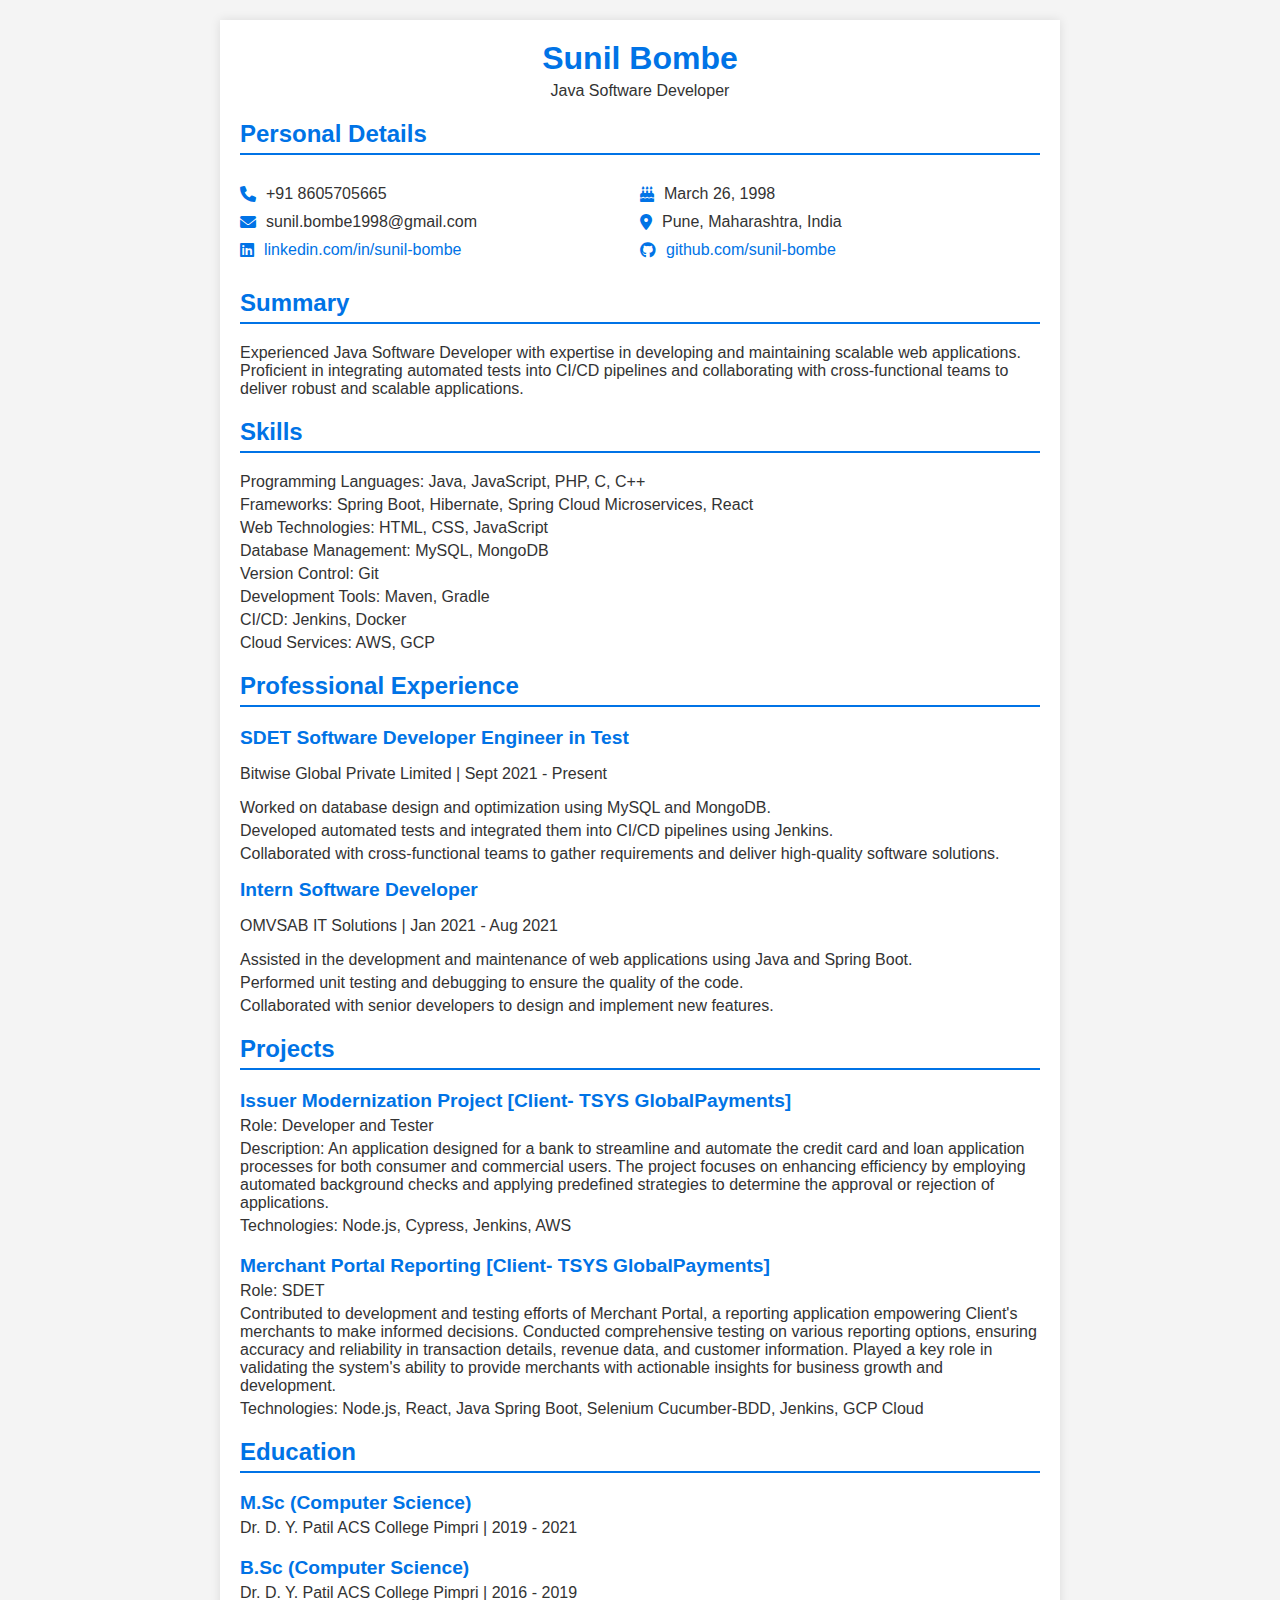
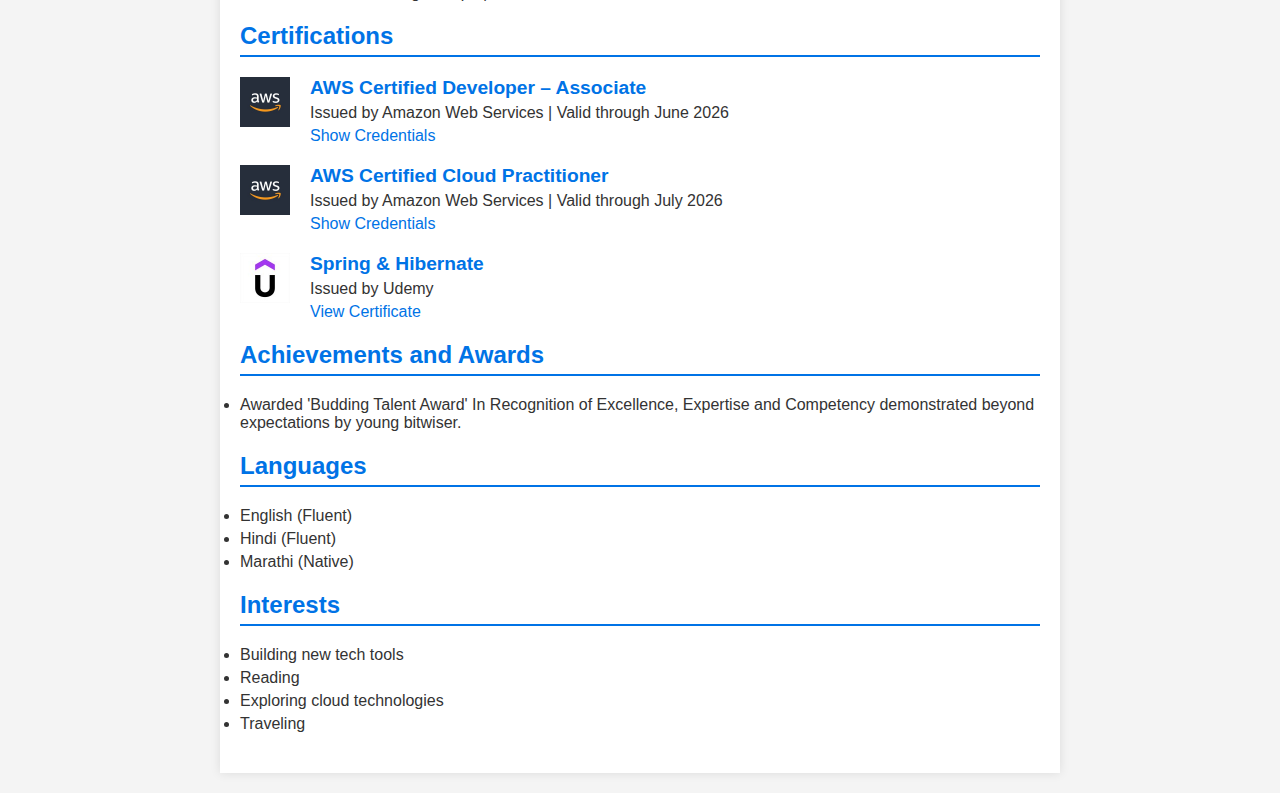
<file: index.html>
<!DOCTYPE html>
<html lang="en">
<head>
    <meta charset="UTF-8">
    <meta name="viewport" content="width=device-width, initial-scale=1.0">
    <title>Sunil Bombe - Java Software Developer Resume</title>
    <link rel="stylesheet" href="https://cdnjs.cloudflare.com/ajax/libs/font-awesome/6.0.0-beta3/css/all.min.css">
    <style>
        body {
            font-family: Arial, sans-serif;
            margin: 0;
            padding: 0;
            background-color: #f4f4f4;
            color: #333;
        }
        .resume {
            max-width: 800px;
            margin: 20px auto;
            padding: 20px;
            background-color: #fff;
            box-shadow: 0 0 10px rgba(0, 0, 0, 0.1);
        }
        header {
            text-align: center;
            margin-bottom: 20px;
        }
        header h1 {
            margin: 0;
            font-size: 2em;
            color: #0073e6;
        }
        header p {
            margin: 5px 0;
        }
        section {
            margin-bottom: 20px;
        }
        h2 {
            border-bottom: 2px solid #0073e6;
            padding-bottom: 5px;
            color: #0073e6;
        }
        ul {
            list-style-type: none;
            padding: 0;
        }
        ul li {
            margin: 5px 0;
        }
        .job {
            margin-bottom: 10px;
        }
        .job h3 {
            margin: 5px 0;
            font-size: 1.2em;
            color: #0073e6;
        }
        .certifications .certification {
            display: flex;
            align-items: flex-start;
            margin-bottom: 20px;
        }
        .certifications .certification img {
            width: 50px;
            height: 50px;
            margin-right: 20px;
        }
        .certifications .cert-info h3 {
            margin: 0;
            font-size: 1.2em;
            color: #0073e6;
        }
        .certifications .cert-info p {
            margin: 5px 0;
        }
        .certifications .cert-info a {
            color: #0073e6;
            text-decoration: none;
        }
        .education .education-item {
            margin-bottom: 20px;
        }
        .education .education-item h3 {
            margin: 0;
            font-size: 1.2em;
            color: #0073e6;
        }
        .education .education-item p {
            margin: 5px 0;
        }
        .achievements ul {
            list-style-type: disc;
            margin: 0;
            padding: 0;
        }
        .achievements ul li {
            margin: 5px 0;
        }
        .projects .project-item {
            margin-bottom: 20px;
        }
        .projects .project-item h3 {
            margin: 0;
            font-size: 1.2em;
            color: #0073e6;
        }
        .projects .project-item p {
            margin: 5px 0;
        }
        .languages ul, .interests ul {
            list-style-type: disc;
            margin: 0;
            padding: 0;
        }
        .languages ul li, .interests ul li {
            margin: 5px 0;
        }
        .details-container {
            display: flex;
            justify-content: space-between;
        }
        .personal-details ul {
            list-style-type: none;
            padding: 0;
            margin: 0;
            flex: 1;
        }
        .personal-details ul li {
            margin: 10px 0;
            display: flex;
            align-items: center;
        }
        .personal-details ul li i {
            margin-right: 10px;
            color: #0073e6;
        }
        .personal-details ul li a {
            color: #0073e6;
            text-decoration: none;
        }
        .personal-details ul li a:hover {
            text-decoration: underline;
        }
    </style>
</head>
<body>
    <div class="resume">
        <header>
            <h1>Sunil Bombe</h1>
            <p>Java Software Developer</p>
        </header>
        <section class="personal-details">
            <h2>Personal Details</h2>
            <div class="details-container">
                <ul>
                    <li><i class="fas fa-phone"></i> +91 8605705665</li>
                    <li><i class="fas fa-envelope"></i> sunil.bombe1998@gmail.com</li>
                    <li><i class="fab fa-linkedin"></i> <a href="https://www.linkedin.com/in/sunil-bombe-5276b026a/" target="_blank">linkedin.com/in/sunil-bombe</a></li>
                </ul>
                <ul>
                    <li><i class="fas fa-birthday-cake"></i> March 26, 1998</li>
                    <li><i class="fas fa-map-marker-alt"></i> Pune, Maharashtra, India</li>
                    <li><i class="fab fa-github"></i> <a href="https://github.com/sunil-bombe" target="_blank">github.com/sunil-bombe</a></li>
                </ul>
            </div>
        </section>
        <section>
            <h2>Summary</h2>
            <p>Experienced Java Software Developer with expertise in developing and maintaining scalable web applications. Proficient in integrating automated tests into CI/CD pipelines and collaborating with cross-functional teams to deliver robust and scalable applications.</p>
        </section>
        <section>
            <h2>Skills</h2>
            <ul>
                <li>Programming Languages: Java, JavaScript, PHP, C, C++</li>
                <li>Frameworks: Spring Boot, Hibernate, Spring Cloud Microservices, React</li>
                <li>Web Technologies: HTML, CSS, JavaScript</li>
                <li>Database Management: MySQL, MongoDB</li>
                <li>Version Control: Git</li>
                <li>Development Tools: Maven, Gradle</li>
                <li>CI/CD: Jenkins, Docker</li>
                <li>Cloud Services: AWS, GCP</li>
            </ul>
        </section>
        <section>
            <h2>Professional Experience</h2>
            <div class="job">
                <h3>SDET Software Developer Engineer in Test</h3>
                <p>Bitwise Global Private Limited | Sept 2021 - Present</p>
                <ul>
                    <li>Worked on database design and optimization using MySQL and MongoDB.</li>
                    <li>Developed automated tests and integrated them into CI/CD pipelines using Jenkins.</li>
                    <li>Collaborated with cross-functional teams to gather requirements and deliver high-quality software solutions.</li>
                </ul>
            </div>
            <div class="job">
                <h3>Intern Software Developer</h3>
                <p>OMVSAB IT Solutions | Jan 2021 - Aug 2021</p>
                <ul>
                    <li>Assisted in the development and maintenance of web applications using Java and Spring Boot.</li>
                    <li>Performed unit testing and debugging to ensure the quality of the code.</li>
                    <li>Collaborated with senior developers to design and implement new features.</li>
                </ul>
            </div>
        </section>
        <section class="projects">
            <h2>Projects</h2>
            <div class="project-item">
                <h3>Issuer Modernization Project [Client- TSYS GlobalPayments]</h3>
                <p>Role: Developer and Tester</p>
                <p>Description: An application designed for a bank to streamline and automate the credit card and loan application processes for both consumer and commercial users. The project focuses on enhancing efficiency by employing automated background checks and applying predefined strategies to determine the approval or rejection of applications.</p>
                <p>Technologies: Node.js, Cypress, Jenkins, AWS</p>
            </div>
            <div class="project-item">
                <h3>Merchant Portal Reporting [Client- TSYS GlobalPayments]</h3>
                <p>Role: SDET</p>
                <p>Contributed to development and testing efforts of Merchant Portal, a reporting application empowering Client's merchants to make informed decisions. Conducted comprehensive testing on various reporting options, ensuring accuracy and reliability in transaction details, revenue data, and customer information. Played a key role in validating the system's ability to provide merchants with actionable insights for business growth and development.</p>
                <p>Technologies: Node.js, React, Java Spring Boot, Selenium Cucumber-BDD, Jenkins, GCP Cloud</p>
            </div>
        </section>
        <section class="education">
            <h2>Education</h2>
            <div class="education-item">
                <h3>M.Sc (Computer Science)</h3>
                <p>Dr. D. Y. Patil ACS College Pimpri | 2019 - 2021</p>
            </div>
            <div class="education-item">
                <h3>B.Sc (Computer Science)</h3>
                <p>Dr. D. Y. Patil ACS College Pimpri | 2016 - 2019</p>
            </div>
        </section>
        <section class="certifications">
            <h2>Certifications</h2>
            <div class="certification">
                <img src="aws.png" alt="AWS Certified Developer – Associate Badge">
                <div class="cert-info">
                    <h3>AWS Certified Developer – Associate</h3>
                    <p>Issued by Amazon Web Services | Valid through June 2026</p>
                    <a href="https://www.credly.com/badges/ca879d48-ab75-4371-9d7d-26f1437d2593/linked_in_profile">Show Credentials</a>
                </div>
            </div>
            <div class="certification">
                <img src="aws.png" alt="AWS Certified Cloud Practitioner Badge">
                <div class="cert-info">
                    <h3>AWS Certified Cloud Practitioner</h3>
                    <p>Issued by Amazon Web Services | Valid through July 2026</p>
                    <a href="https://www.credly.com/badges/95da6754-4591-4f53-8367-f9f9db81b74a/linked_in_profile">Show Credentials</a>
                </div>
            </div>
            <div class="certification">
                <img src="udemy.png" alt="Udemy Spring & Hibernate Badge">
                <div class="cert-info">
                    <h3>Spring & Hibernate</h3>
                    <p>Issued by Udemy</p>
                    <a href="https://www.udemy.com/certificate/UC-52eea367-ab4c-48ca-b72d-145442bd4e18/">View Certificate</a>
                </div>
            </div>
        </section>
        <section class="achievements">
            <h2>Achievements and Awards</h2>
            <ul>
                <li>Awarded 'Budding Talent Award' In Recognition of Excellence, Expertise and Competency demonstrated beyond expectations by young bitwiser.</li>
            </ul>
        </section>
        <section class="languages">
            <h2>Languages</h2>
            <ul>
                <li>English (Fluent)</li>
                <li>Hindi (Fluent)</li>
                <li>Marathi (Native)</li>
            </ul>
        </section>
        <section class="interests">
            <h2>Interests</h2>
            <ul>
                <li>Building new tech tools</li>
                <li>Reading</li>
                <li>Exploring cloud technologies</li>
                <li>Traveling</li>
            </ul>
        </section>
    </div>
</body>
</html>
</file>
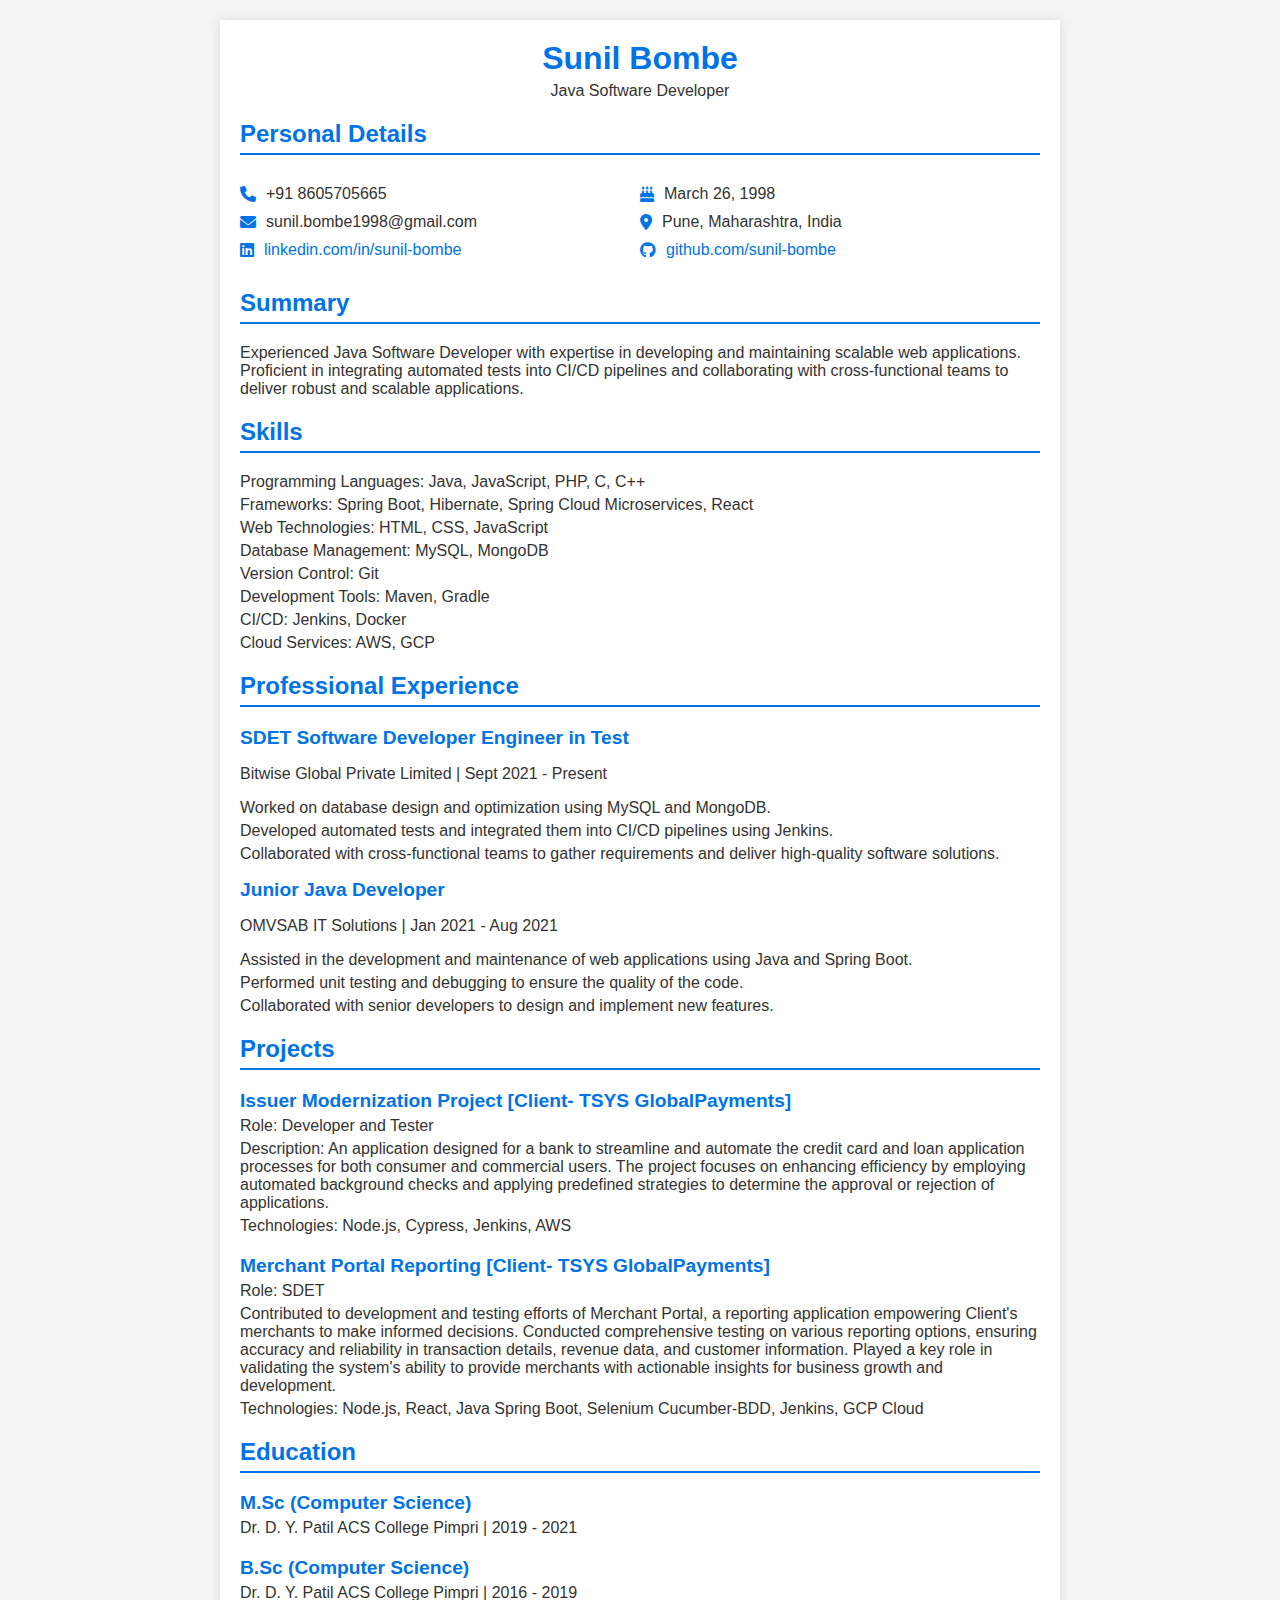
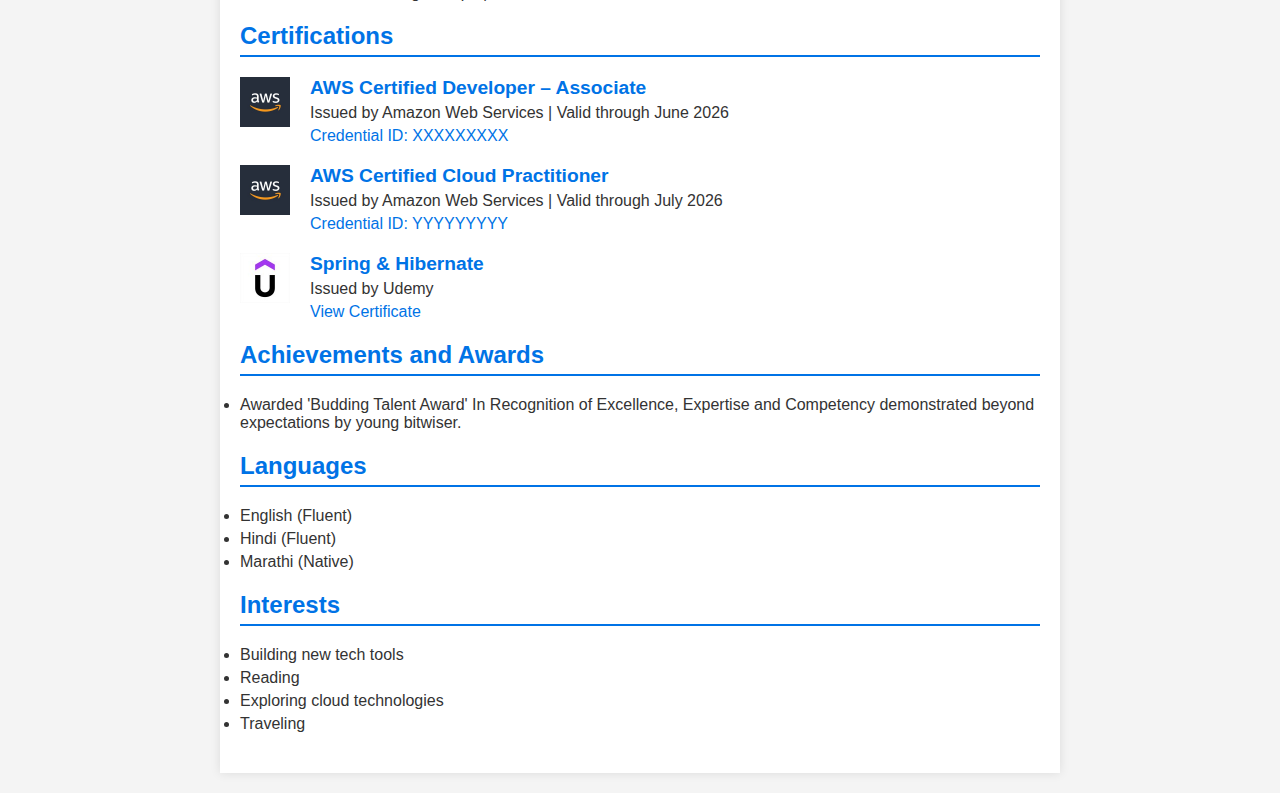
<file: resume-dev-1.html>
<!DOCTYPE html>
<html lang="en">
<head>
    <meta charset="UTF-8">
    <meta name="viewport" content="width=device-width, initial-scale=1.0">
    <title>Sunil Bombe - Java Software Developer Resume</title>
    <link rel="stylesheet" href="https://cdnjs.cloudflare.com/ajax/libs/font-awesome/6.0.0-beta3/css/all.min.css">
    <style>
        body {
            font-family: Arial, sans-serif;
            margin: 0;
            padding: 0;
            background-color: #f4f4f4;
            color: #333;
        }
        .resume {
            max-width: 800px;
            margin: 20px auto;
            padding: 20px;
            background-color: #fff;
            box-shadow: 0 0 10px rgba(0, 0, 0, 0.1);
        }
        header {
            text-align: center;
            margin-bottom: 20px;
        }
        header h1 {
            margin: 0;
            font-size: 2em;
            color: #0073e6;
        }
        header p {
            margin: 5px 0;
        }
        section {
            margin-bottom: 20px;
        }
        h2 {
            border-bottom: 2px solid #0073e6;
            padding-bottom: 5px;
            color: #0073e6;
        }
        ul {
            list-style-type: none;
            padding: 0;
        }
        ul li {
            margin: 5px 0;
        }
        .job {
            margin-bottom: 10px;
        }
        .job h3 {
            margin: 5px 0;
            font-size: 1.2em;
            color: #0073e6;
        }
        .certifications .certification {
            display: flex;
            align-items: flex-start;
            margin-bottom: 20px;
        }
        .certifications .certification img {
            width: 50px;
            height: 50px;
            margin-right: 20px;
        }
        .certifications .cert-info h3 {
            margin: 0;
            font-size: 1.2em;
            color: #0073e6;
        }
        .certifications .cert-info p {
            margin: 5px 0;
        }
        .certifications .cert-info a {
            color: #0073e6;
            text-decoration: none;
        }
        .education .education-item {
            margin-bottom: 20px;
        }
        .education .education-item h3 {
            margin: 0;
            font-size: 1.2em;
            color: #0073e6;
        }
        .education .education-item p {
            margin: 5px 0;
        }
        .achievements ul {
            list-style-type: disc;
            margin: 0;
            padding: 0;
        }
        .achievements ul li {
            margin: 5px 0;
        }
        .projects .project-item {
            margin-bottom: 20px;
        }
        .projects .project-item h3 {
            margin: 0;
            font-size: 1.2em;
            color: #0073e6;
        }
        .projects .project-item p {
            margin: 5px 0;
        }
        .languages ul, .interests ul {
            list-style-type: disc;
            margin: 0;
            padding: 0;
        }
        .languages ul li, .interests ul li {
            margin: 5px 0;
        }
        .details-container {
            display: flex;
            justify-content: space-between;
        }
        .personal-details ul {
            list-style-type: none;
            padding: 0;
            margin: 0;
            flex: 1;
        }
        .personal-details ul li {
            margin: 10px 0;
            display: flex;
            align-items: center;
        }
        .personal-details ul li i {
            margin-right: 10px;
            color: #0073e6;
        }
        .personal-details ul li a {
            color: #0073e6;
            text-decoration: none;
        }
        .personal-details ul li a:hover {
            text-decoration: underline;
        }
    </style>
</head>
<body>
    <div class="resume">
        <header>
            <h1>Sunil Bombe</h1>
            <p>Java Software Developer</p>
        </header>
        <section class="personal-details">
            <h2>Personal Details</h2>
            <div class="details-container">
                <ul>
                    <li><i class="fas fa-phone"></i> +91 8605705665</li>
                    <li><i class="fas fa-envelope"></i> sunil.bombe1998@gmail.com</li>
                    <li><i class="fab fa-linkedin"></i> <a href="https://www.linkedin.com/in/sunil-bombe-5276b026a/" target="_blank">linkedin.com/in/sunil-bombe</a></li>
                </ul>
                <ul>
                    <li><i class="fas fa-birthday-cake"></i> March 26, 1998</li>
                    <li><i class="fas fa-map-marker-alt"></i> Pune, Maharashtra, India</li>
                    <li><i class="fab fa-github"></i> <a href="https://github.com/sunil-bombe" target="_blank">github.com/sunil-bombe</a></li>
                </ul>
            </div>
        </section>
        <section>
            <h2>Summary</h2>
            <p>Experienced Java Software Developer with expertise in developing and maintaining scalable web applications. Proficient in integrating automated tests into CI/CD pipelines and collaborating with cross-functional teams to deliver robust and scalable applications.</p>
        </section>
        <section>
            <h2>Skills</h2>
            <ul>
                <li>Programming Languages: Java, JavaScript, PHP, C, C++</li>
                <li>Frameworks: Spring Boot, Hibernate, Spring Cloud Microservices, React</li>
                <li>Web Technologies: HTML, CSS, JavaScript</li>
                <li>Database Management: MySQL, MongoDB</li>
                <li>Version Control: Git</li>
                <li>Development Tools: Maven, Gradle</li>
                <li>CI/CD: Jenkins, Docker</li>
                <li>Cloud Services: AWS, GCP</li>
            </ul>
        </section>
        <section>
            <h2>Professional Experience</h2>
            <div class="job">
                <h3>SDET Software Developer Engineer in Test</h3>
                <p>Bitwise Global Private Limited | Sept 2021 - Present</p>
                <ul>
                    <li>Worked on database design and optimization using MySQL and MongoDB.</li>
                    <li>Developed automated tests and integrated them into CI/CD pipelines using Jenkins.</li>
                    <li>Collaborated with cross-functional teams to gather requirements and deliver high-quality software solutions.</li>
                </ul>
            </div>
            <div class="job">
                <h3>Junior Java Developer</h3>
                <p>OMVSAB IT Solutions | Jan 2021 - Aug 2021</p>
                <ul>
                    <li>Assisted in the development and maintenance of web applications using Java and Spring Boot.</li>
                    <li>Performed unit testing and debugging to ensure the quality of the code.</li>
                    <li>Collaborated with senior developers to design and implement new features.</li>
                </ul>
            </div>
        </section>
        <section class="projects">
            <h2>Projects</h2>
            <div class="project-item">
                <h3>Issuer Modernization Project [Client- TSYS GlobalPayments]</h3>
                <p>Role: Developer and Tester</p>
                <p>Description: An application designed for a bank to streamline and automate the credit card and loan application processes for both consumer and commercial users. The project focuses on enhancing efficiency by employing automated background checks and applying predefined strategies to determine the approval or rejection of applications.</p>
                <p>Technologies: Node.js, Cypress, Jenkins, AWS</p>
            </div>
            <div class="project-item">
                <h3>Merchant Portal Reporting [Client- TSYS GlobalPayments]</h3>
                <p>Role: SDET</p>
                <p>Contributed to development and testing efforts of Merchant Portal, a reporting application empowering Client's merchants to make informed decisions. Conducted comprehensive testing on various reporting options, ensuring accuracy and reliability in transaction details, revenue data, and customer information. Played a key role in validating the system's ability to provide merchants with actionable insights for business growth and development.</p>
                <p>Technologies: Node.js, React, Java Spring Boot, Selenium Cucumber-BDD, Jenkins, GCP Cloud</p>
            </div>
        </section>
        <section class="education">
            <h2>Education</h2>
            <div class="education-item">
                <h3>M.Sc (Computer Science)</h3>
                <p>Dr. D. Y. Patil ACS College Pimpri | 2019 - 2021</p>
            </div>
            <div class="education-item">
                <h3>B.Sc (Computer Science)</h3>
                <p>Dr. D. Y. Patil ACS College Pimpri | 2016 - 2019</p>
            </div>
        </section>
        <section class="certifications">
            <h2>Certifications</h2>
            <div class="certification">
                <img src="aws.png" alt="AWS Certified Developer – Associate Badge">
                <div class="cert-info">
                    <h3>AWS Certified Developer – Associate</h3>
                    <p>Issued by Amazon Web Services | Valid through June 2026</p>
                    <a href="https://aws.amazon.com/certification/certified-developer-associate/">Credential ID: XXXXXXXXX</a>
                </div>
            </div>
            <div class="certification">
                <img src="aws.png" alt="AWS Certified Cloud Practitioner Badge">
                <div class="cert-info">
                    <h3>AWS Certified Cloud Practitioner</h3>
                    <p>Issued by Amazon Web Services | Valid through July 2026</p>
                    <a href="https://aws.amazon.com/certification/certified-cloud-practitioner/">Credential ID: YYYYYYYYY</a>
                </div>
            </div>
            <div class="certification">
                <img src="udemy.png" alt="Udemy Spring & Hibernate Badge">
                <div class="cert-info">
                    <h3>Spring & Hibernate</h3>
                    <p>Issued by Udemy</p>
                    <a href="https://www.udemy.com/course/spring-hibernate-tutorial">View Certificate</a>
                </div>
            </div>
        </section>
        <section class="achievements">
            <h2>Achievements and Awards</h2>
            <ul>
                <li>Awarded 'Budding Talent Award' In Recognition of Excellence, Expertise and Competency demonstrated beyond expectations by young bitwiser.</li>
            </ul>
        </section>
        <section class="languages">
            <h2>Languages</h2>
            <ul>
                <li>English (Fluent)</li>
                <li>Hindi (Fluent)</li>
                <li>Marathi (Native)</li>
            </ul>
        </section>
        <section class="interests">
            <h2>Interests</h2>
            <ul>
                <li>Building new tech tools</li>
                <li>Reading</li>
                <li>Exploring cloud technologies</li>
                <li>Traveling</li>
            </ul>
        </section>
    </div>
</body>
</html>
</file>
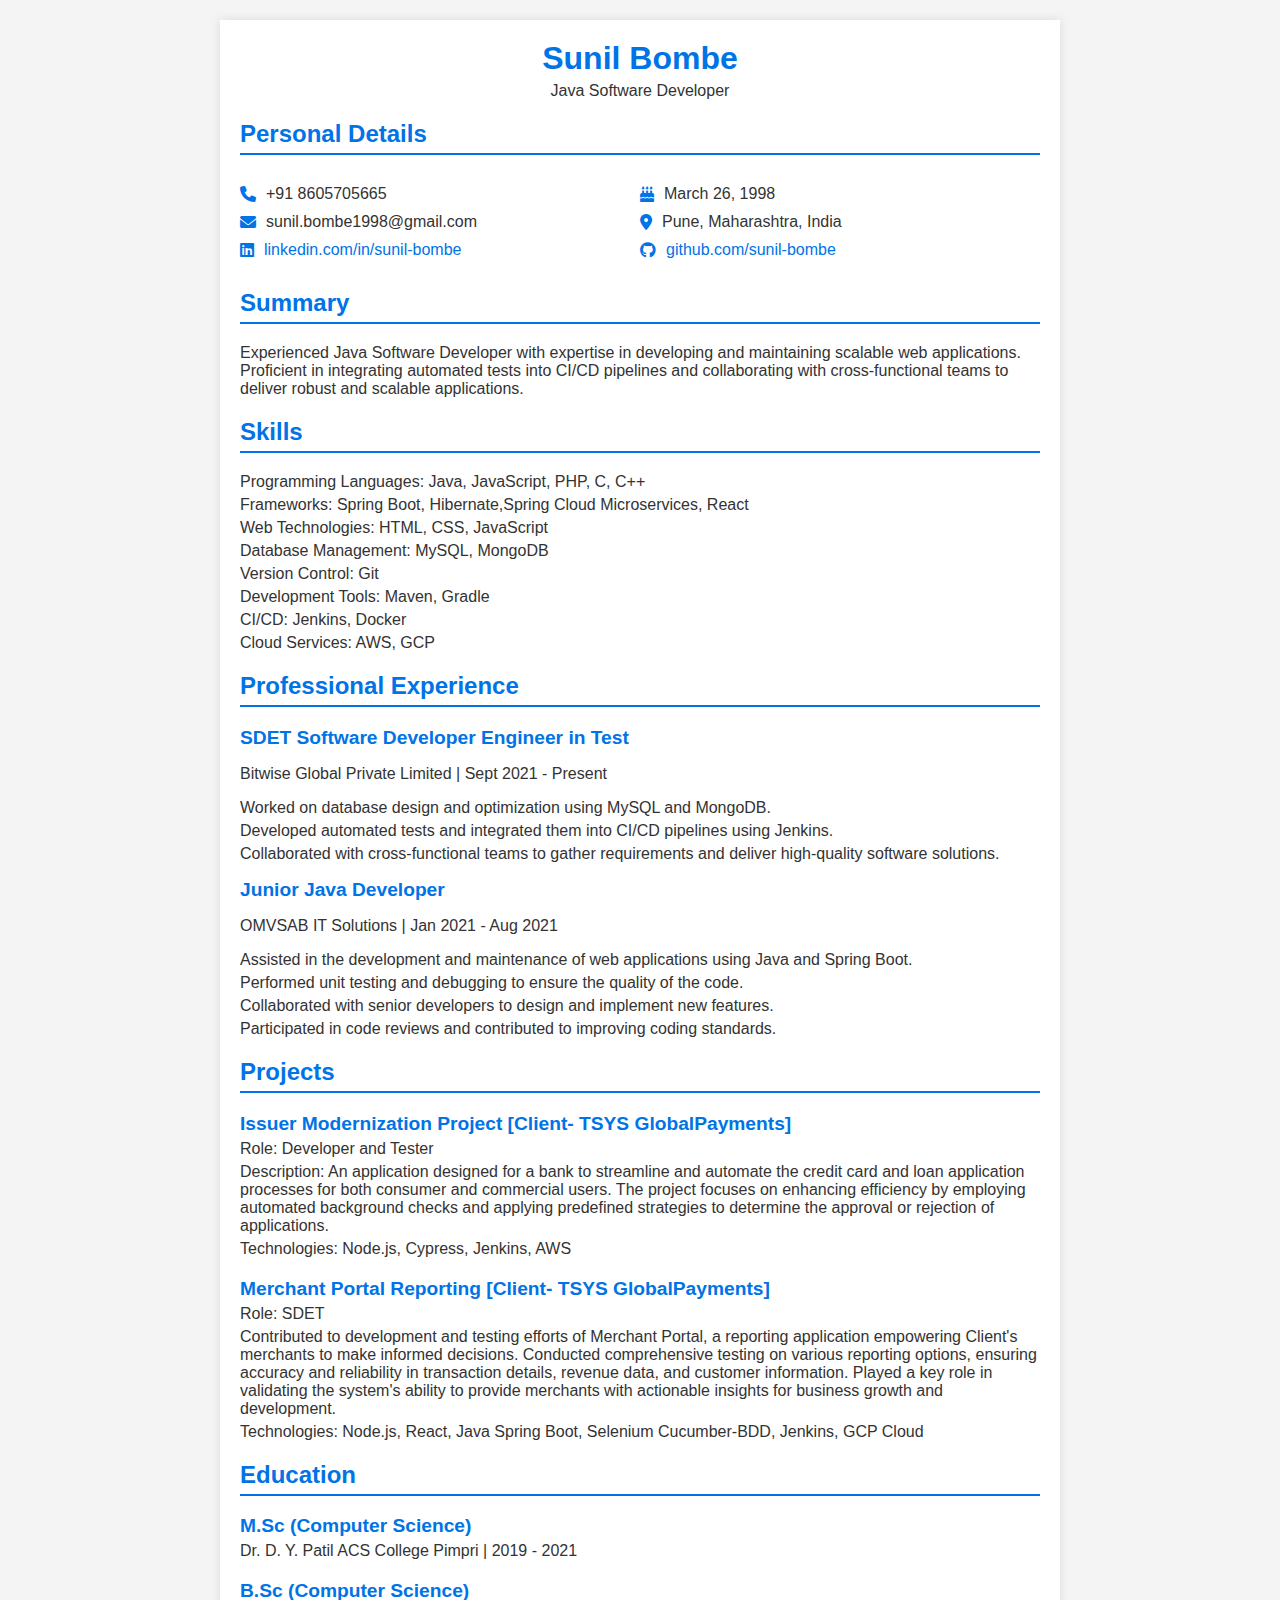
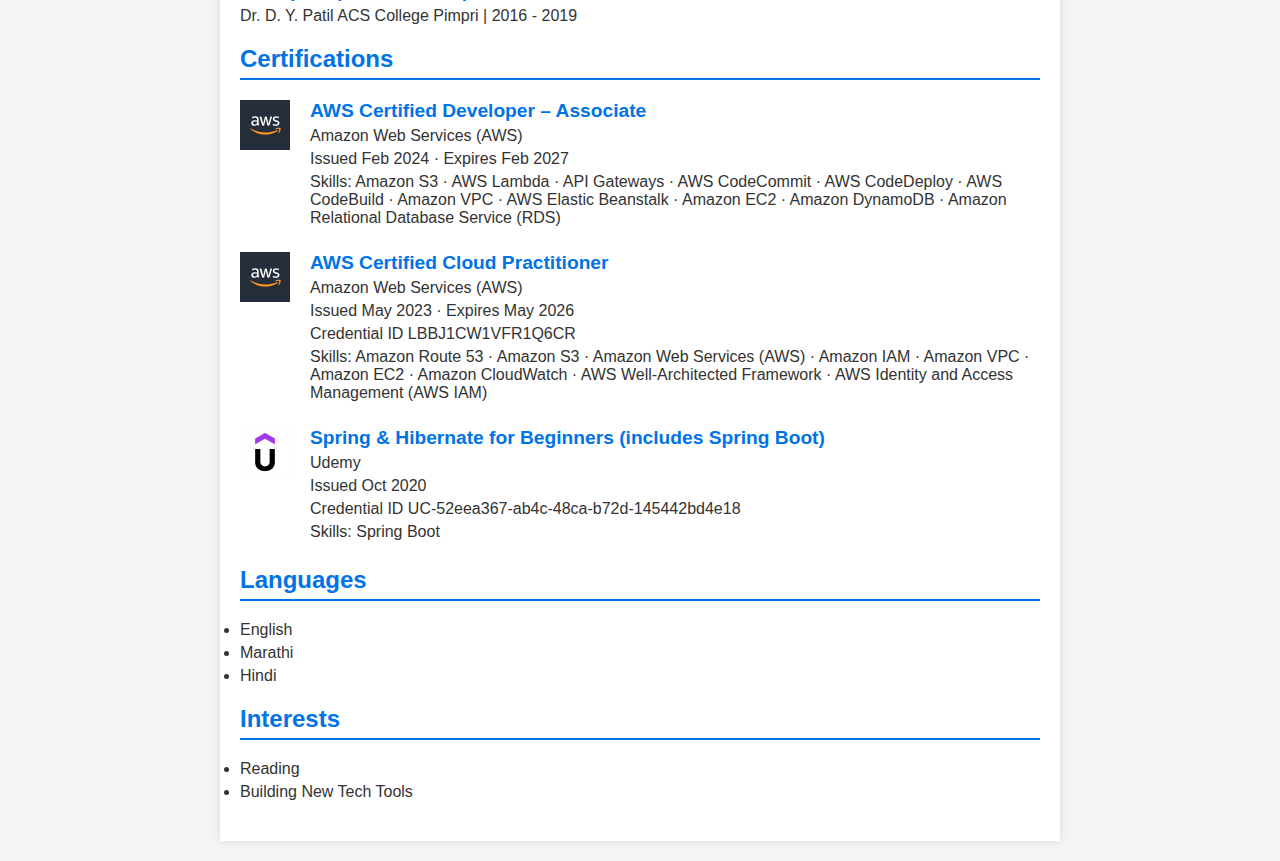
<file: resume-dev.html>
<!DOCTYPE html>
<html lang="en">
<head>
    <meta charset="UTF-8">
    <meta name="viewport" content="width=device-width, initial-scale=1.0">
    <title>Sunil Bombe - Java Software Developer Resume</title>
    <link rel="stylesheet" href="https://cdnjs.cloudflare.com/ajax/libs/font-awesome/6.0.0-beta3/css/all.min.css">
    <style>
        body {
    font-family: Arial, sans-serif;
    margin: 0;
    padding: 0;
    background-color: #f4f4f4;
    color: #333;
}


.resume {
    max-width: 800px;
    margin: 20px auto;
    padding: 20px;
    background-color: #fff;
    box-shadow: 0 0 10px rgba(0, 0, 0, 0.1);
}

header {
    text-align: center;
    margin-bottom: 20px;
}

header h1 {
    margin: 0;
    font-size: 2em;
    color: #0073e6;
}

header p {
    margin: 5px 0;
}

section {
    margin-bottom: 20px;
}

h2 {
    border-bottom: 2px solid #0073e6;
    padding-bottom: 5px;
    color: #0073e6;
}

ul {
    list-style-type: none;
    padding: 0;
}

ul li {
    margin: 5px 0;
}

.job {
    margin-bottom: 10px;
}

.job h3 {
    margin: 5px 0;
    font-size: 1.2em;
    color: #0073e6;
}

/*Certification

*/
.certifications .certification {
    display: flex;
    align-items: flex-start;
    margin-bottom: 20px;
}

.certifications .certification img {
    width: 50px;
    height: 50px;
    margin-right: 20px;
}

.certifications .cert-info h3 {
    margin: 0;
    font-size: 1.2em;
    color: #0073e6;
}

.certifications .cert-info p {
    margin: 5px 0;
}

.certifications .cert-info a {
    color: #0073e6;
    text-decoration: none;
}

.education .education-item {
    margin-bottom: 20px;
}

.education .education-item h3 {
    margin: 0;
    font-size: 1.2em;
    color: #0073e6;
}

.education .education-item p {
    margin: 5px 0;
}

.achievements ul {
    list-style-type: disc;
    margin: 0;
    padding: 0;
}

.achievements ul li {
    margin: 5px 0;
}

.projects .project-item {
    margin-bottom: 20px;
}

.projects .project-item h3 {
    margin: 0;
    font-size: 1.2em;
    color: #0073e6;
}

.projects .project-item p {
    margin: 5px 0;
}

.languages ul, .interests ul {
    list-style-type: disc;
    margin: 0;
    padding: 0;
}

.languages ul li, .interests ul li {
    margin: 5px 0;
}


.details-container {
    display: flex;
    justify-content: space-between;
}

.personal-details ul {
    list-style-type: none;
    padding: 0;
    margin: 0;
    flex: 1;
}

.personal-details ul li {
    margin: 10px 0;
    display: flex;
    align-items: center;
}

.personal-details ul li i {
    margin-right: 10px;
    color: #0073e6;
}

.personal-details ul li a {
    color: #0073e6;
    text-decoration: none;
}

.personal-details ul li a:hover {
    text-decoration: underline;
}
        body {
            font-family: Arial, sans-serif;
            margin: 0;
            padding: 0;
            background-color: #f4f4f4;
            color: #333;
        }
        .resume {
            max-width: 800px;
            margin: 20px auto;
            padding: 20px;
            background-color: #fff;
            box-shadow: 0 0 10px rgba(0, 0, 0, 0.1);
        }
        header {
            text-align: center;
            margin-bottom: 20px;
        }
        header h1 {
            margin: 0;
            font-size: 2em;
            color: #0073e6;
        }
        header p {
            margin: 5px 0;
        }
        section {
            margin-bottom: 20px;
        }
        h2 {
            border-bottom: 2px solid #0073e6;
            padding-bottom: 5px;
            color: #0073e6;
        }
        ul {
            list-style-type: none;
            padding: 0;
        }
        ul li {
            margin: 5px 0;
        }
        .job {
            margin-bottom: 10px;
        }
        .job h3 {
            margin: 5px 0;
            font-size: 1.2em;
            color: #0073e6;
        }
        .details-container {
            display: flex;
            justify-content: space-between;
        }
        .personal-details ul {
            list-style-type: none;
            padding: 0;
            margin: 0;
            flex: 1;
        }
        .personal-details ul li {
            margin: 10px 0;
            display: flex;
            align-items: center;
        }
        .personal-details ul li i {
            margin-right: 10px;
            color: #0073e6;
        }
        .personal-details ul li a {
            color: #0073e6;
            text-decoration: none;
        }
        .personal-details ul li a:hover {
            text-decoration: underline;
        }
    </style>
</head>
<body>
    <div class="resume">
        <header>
            <h1>Sunil Bombe</h1>
            <p>Java Software Developer</p>
        </header>
        <section class="personal-details">
            <h2>Personal Details</h2>
            <div class="details-container">
                <ul>
                    <li><i class="fas fa-phone"></i> +91 8605705665</li>
                    <li><i class="fas fa-envelope"></i> sunil.bombe1998@gmail.com</li>
                    <li><i class="fab fa-linkedin"></i> <a href="https://www.linkedin.com/in/sunil-bombe-5276b026a/" target="_blank">linkedin.com/in/sunil-bombe</a></li>
                </ul>
                <ul>
                    <li><i class="fas fa-birthday-cake"></i> March 26, 1998</li>
                    <li><i class="fas fa-map-marker-alt"></i> Pune, Maharashtra, India</li>
                    <li><i class="fab fa-github"></i> <a href="https://github.com/sunil-bombe" target="_blank">github.com/sunil-bombe</a></li>
                </ul>
            </div>
        </section>
        <section>
            <h2>Summary</h2>
            <p>Experienced Java Software Developer with expertise in developing and maintaining scalable web applications. Proficient in integrating automated tests into CI/CD pipelines and collaborating with cross-functional teams to deliver robust and scalable applications.</p>
        </section>
        <section>
            <h2>Skills</h2>
            <ul>
                <li>Programming Languages: Java, JavaScript, PHP, C, C++</li>
                <li>Frameworks: Spring Boot, Hibernate,Spring Cloud Microservices, React</li>
                <li>Web Technologies: HTML, CSS, JavaScript</li>
                <li>Database Management: MySQL, MongoDB</li>
                <li>Version Control: Git</li>
                <li>Development Tools: Maven, Gradle</li>
                <li>CI/CD: Jenkins, Docker</li>
                <li>Cloud Services: AWS, GCP</li>
            </ul>
        </section>
        <section>
            <h2>Professional Experience</h2>
            <div class="job">
                <h3>SDET Software Developer Engineer in Test</h3>
                <p>Bitwise Global Private Limited | Sept 2021 - Present</p>
                <ul>
                    <li>Worked on database design and optimization using MySQL and MongoDB.</li>
                    <li>Developed automated tests and integrated them into CI/CD pipelines using Jenkins.</li>
                    <li>Collaborated with cross-functional teams to gather requirements and deliver high-quality software solutions.</li>
                </ul>
            </div>
            <div class="job">
                <h3>Junior Java Developer</h3>
                <p>OMVSAB IT Solutions | Jan 2021 - Aug 2021</p>
                <ul>
                    <li>Assisted in the development and maintenance of web applications using Java and Spring Boot.</li>
                    <li>Performed unit testing and debugging to ensure the quality of the code.</li>
                    <li>Collaborated with senior developers to design and implement new features.</li>
                    <li>Participated in code reviews and contributed to improving coding standards.</li>
                </ul>
            </div>
        </section>
        <section class="projects">
            <h2>Projects</h2>
            <div class="project-item">
                <h3>Issuer Modernization Project [Client- TSYS GlobalPayments]</h3>
                <p>Role: Developer and Tester</p>
                <p>Description: An application designed for a bank to streamline and automate the credit card and loan application processes for both consumer and commercial users. The project focuses on enhancing efficiency by employing automated background checks and applying predefined strategies to determine the approval or rejection of applications.</p>
                <p>Technologies: Node.js, Cypress, Jenkins, AWS</p>
            </div>
            <div class="project-item">
                <h3>Merchant Portal Reporting [Client- TSYS GlobalPayments]</h3>
                <p>Role: SDET</p>
                <p>Contributed to development and testing efforts of Merchant Portal, a reporting application empowering Client's merchants to make informed decisions. Conducted comprehensive testing on various reporting options, ensuring accuracy and reliability in transaction details, revenue data, and customer information. Played a key role in validating the system's ability to provide merchants with actionable insights for business growth and development.</p>
                <p>Technologies: Node.js, React, Java Spring Boot, Selenium Cucumber-BDD, Jenkins, GCP Cloud</p>
            </div>
        </section>
        <section class="education">
            <h2>Education</h2>
            <div class="education-item">
                <h3>M.Sc (Computer Science)</h3>
                <p>Dr. D. Y. Patil ACS College Pimpri | 2019 - 2021</p>
            </div>
            <div class="education-item">
                <h3>B.Sc (Computer Science)</h3>
                <p>Dr. D. Y. Patil ACS College Pimpri | 2016 - 2019</p>
            </div>
        </section>
        <section class="certifications">
            <h2>Certifications</h2>
            <div class="certification">
                <img src="aws.png" alt="AWS Logo">
                <div class="cert-info">
                    <h3>AWS Certified Developer – Associate</h3>
                    <p>Amazon Web Services (AWS)</p>
                    <p>Issued Feb 2024 · Expires Feb 2027</p>
                    <!-- <p><a href="#">Show credential</a></p> -->
                    <p>Skills: Amazon S3 · AWS Lambda · API Gateways · AWS CodeCommit · AWS CodeDeploy · AWS CodeBuild · Amazon VPC · AWS Elastic Beanstalk · Amazon EC2 · Amazon DynamoDB · Amazon Relational Database Service (RDS)</p>
                </div>
            </div>
            <div class="certification">
                <img src="aws.png" alt="AWS Logo">
                <div class="cert-info">
                    <h3>AWS Certified Cloud Practitioner</h3>
                    <p>Amazon Web Services (AWS)</p>
                    <p>Issued May 2023 · Expires May 2026</p>
                    <p>Credential ID LBBJ1CW1VFR1Q6CR</p>
                    <!-- <p><a href="#">Show credential</a></p> -->
                    <p>Skills: Amazon Route 53 · Amazon S3 · Amazon Web Services (AWS) · Amazon IAM · Amazon VPC · Amazon EC2 · Amazon CloudWatch · AWS Well-Architected Framework · AWS Identity and Access Management (AWS IAM)</p>
                </div>
            </div>
            <div class="certification">
                <img src="udemy.png" alt="Udemy Logo">
                <div class="cert-info">
                    <h3>Spring & Hibernate for Beginners (includes Spring Boot)</h3>
                    <p>Udemy</p>
                    <p>Issued Oct 2020</p>
                    <p>Credential ID UC-52eea367-ab4c-48ca-b72d-145442bd4e18</p>
                    <!-- <p><a href="#">Show credential</a></p> -->
                    <p>Skills: Spring Boot</p>
                </div>
            </div>
        </section>
        <section class="languages">
            <h2>Languages</h2>
            <ul>
                <li>English</li>
                <li>Marathi</li>
                <li>Hindi</li>
            </ul>
        </section>
        <section class="interests">
            <h2>Interests</h2>
            <ul>
                <li>Reading</li>
                <li>Building New Tech Tools</li>
            </ul>
        </section>
    </div>
</body>
</html>
</file>
